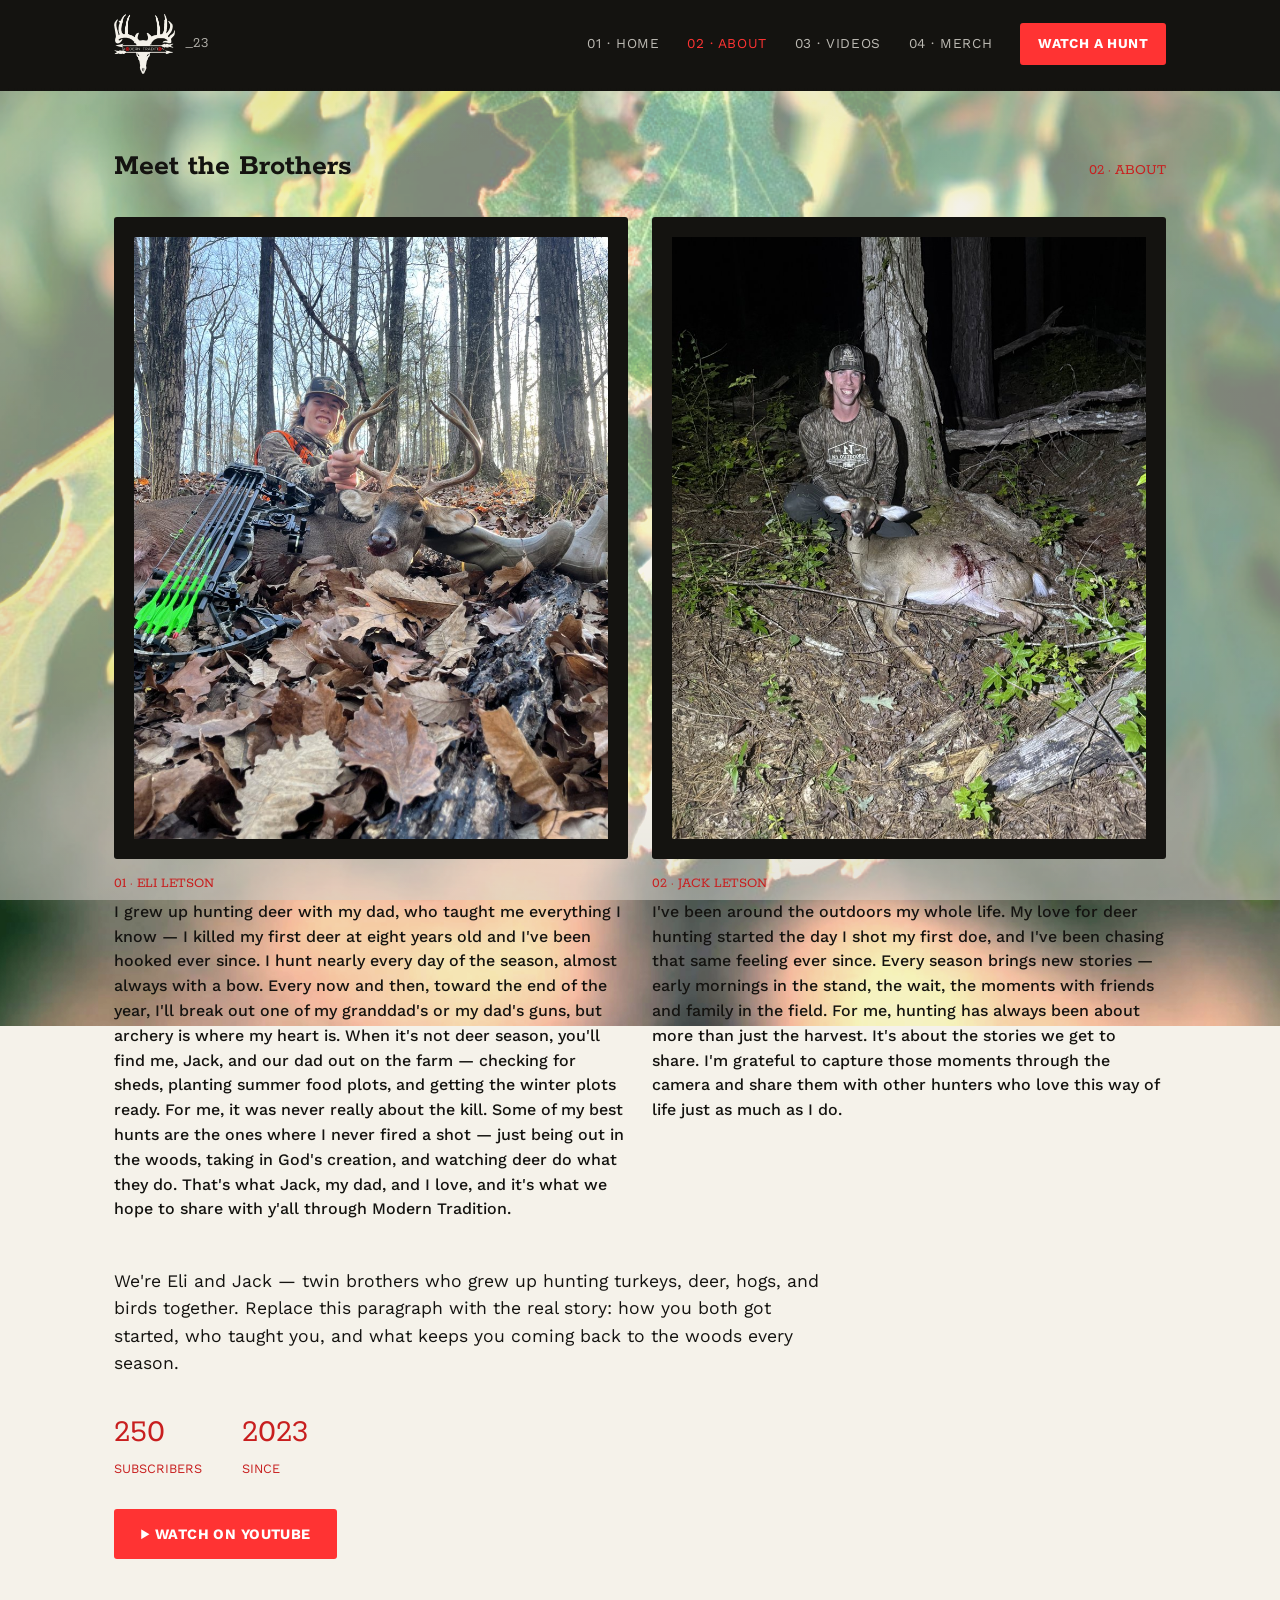
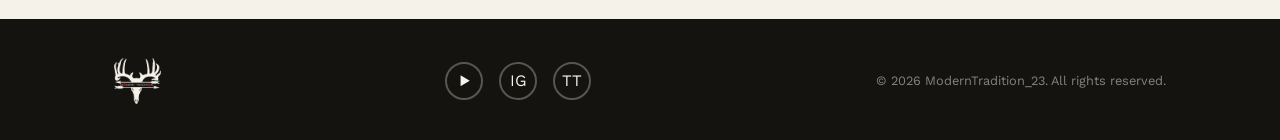
<file: about.html>
<!DOCTYPE html>
<html lang="en">
<head>
  <meta charset="UTF-8">
  <meta name="viewport" content="width=device-width, initial-scale=1.0">
  <title>About — ModernTradition_23</title>
  <link rel="preconnect" href="https://fonts.googleapis.com">
  <link href="https://fonts.googleapis.com/css2?family=Rokkitt:wght@500;700&family=Work+Sans:wght@400;500;600;700&display=swap" rel="stylesheet">
  <link rel="stylesheet" href="style.css">
</head>
<body>
  <div class="camo-backdrop-leaves" aria-hidden="true"></div>
  <div class="camo-backdrop-vignette" aria-hidden="true"></div>
  <div class="camo-backdrop-tint" aria-hidden="true"></div>

  <header class="site-header">
    <div class="header-inner">
      <a href="index.html" class="logo-mark"><img src="logo_reversed_240.png" alt="ModernTradition_23 logo"><span class="logo-handle">_23</span></a>
      <button class="nav-toggle" id="navToggle" aria-label="Toggle menu" aria-expanded="false">☰</button>
      <nav class="site-nav" id="siteNav">
        <a href="index.html" class="nav-link">01 · Home</a>
        <a href="about.html" class="nav-link active">02 · About</a>
        <a href="videos.html" class="nav-link">03 · Videos</a>
        <a href="merch.html" class="nav-link">04 · Merch</a>
        <a href="https://youtube.com/@ModernTradition_23" class="nav-cta" target="_blank" rel="noopener">Watch a Hunt</a>
      </nav>
    </div>
    <div class="tag-strip" aria-hidden="true"></div>
  </header>

  <section class="section wrap">
    <div class="section-head">
      <h2>Meet the Brothers</h2>
      <span class="section-num">02 · ABOUT</span>
    </div>

    <!-- Twins get equal billing, side by side — the "01 / 02" numbering
         here actually means something, since they're a pair. -->
    <div class="twins-row">
      <div class="twin-card">
        <img src="eli.jpg" alt="Eli Letson" class="portrait-block portrait-photo">
        <div class="twin-num">01 · Eli Letson</div>
        <p style="color:var(--color-ink); font-weight:500;">
          I grew up hunting deer with my dad, who taught me everything I know —
          I killed my first deer at eight years old and I've been hooked ever
          since. I hunt nearly every day of the season, almost always with a
          bow. Every now and then, toward the end of the year, I'll break out
          one of my granddad's or my dad's guns, but archery is where my heart
          is. When it's not deer season, you'll find me, Jack, and our dad out
          on the farm — checking for sheds, planting summer food plots, and
          getting the winter plots ready. For me, it was never really about
          the kill. Some of my best hunts are the ones where I never fired a
          shot — just being out in the woods, taking in God's creation, and
          watching deer do what they do. That's what Jack, my dad, and I love,
          and it's what we hope to share with y'all through Modern Tradition.
        </p>
      </div>
      <div class="twin-card">
        <img src="jack.jpg" alt="Jack Letson" class="portrait-block portrait-photo">
        <div class="twin-num">02 · Jack Letson</div>
        <p style="color:var(--color-ink); font-weight:500;">
          I've been around the outdoors my whole life. My love for deer hunting
          started the day I shot my first doe, and I've been chasing that same
          feeling ever since. Every season brings new stories — early mornings
          in the stand, the wait, the moments with friends and family in the
          field. For me, hunting has always been about more than just the
          harvest. It's about the stories we get to share. I'm grateful to
          capture those moments through the camera and share them with other
          hunters who love this way of life just as much as I do.
        </p>
      </div>
    </div>

    <!-- ✏️ CUSTOMIZE: the shared origin story, in the brothers' own voice -->
    <p style="font-size:1.1rem; max-width:720px; margin-bottom:20px;">
      We're Eli and Jack — twin brothers who grew up hunting turkeys, deer,
      hogs, and birds together. Replace this paragraph with the real story:
      how you both got started, who taught you, and what keeps you coming
      back to the woods every season.
    </p>

    <div class="stat-row">
      <div>
        <div class="stat-num" id="subscriberCount">250</div>
        <div class="stat-label">Subscribers</div>
      </div>
      <div>
        <div class="stat-num">2023</div>
        <div class="stat-label">Since</div>
      </div>
    </div>

    <a href="https://youtube.com/@ModernTradition_23" class="btn btn-primary" target="_blank" rel="noopener">▶ Watch on YouTube</a>
  </section>

  <footer class="site-footer">
    <div class="tag-strip" aria-hidden="true"></div>
    <div class="footer-inner">
      <span class="logo-mark"><img src="logo_reversed_240.png" alt="ModernTradition_23 logo"></span>
      <div class="social-links">
        <a href="https://youtube.com/@ModernTradition_23" target="_blank" rel="noopener" aria-label="YouTube">▶</a>
        <a href="https://www.instagram.com/modern_tradition23" target="_blank" rel="noopener" aria-label="Instagram">IG</a>
        <a href="https://www.tiktok.com/@Modern_tradition_23" target="_blank" rel="noopener" aria-label="TikTok">TT</a>
      </div>
      <span class="footer-note">© 2026 ModernTradition_23. All rights reserved.</span>
    </div>
  </footer>

  <script src="script.js"></script>
</body>
</html>
</file>
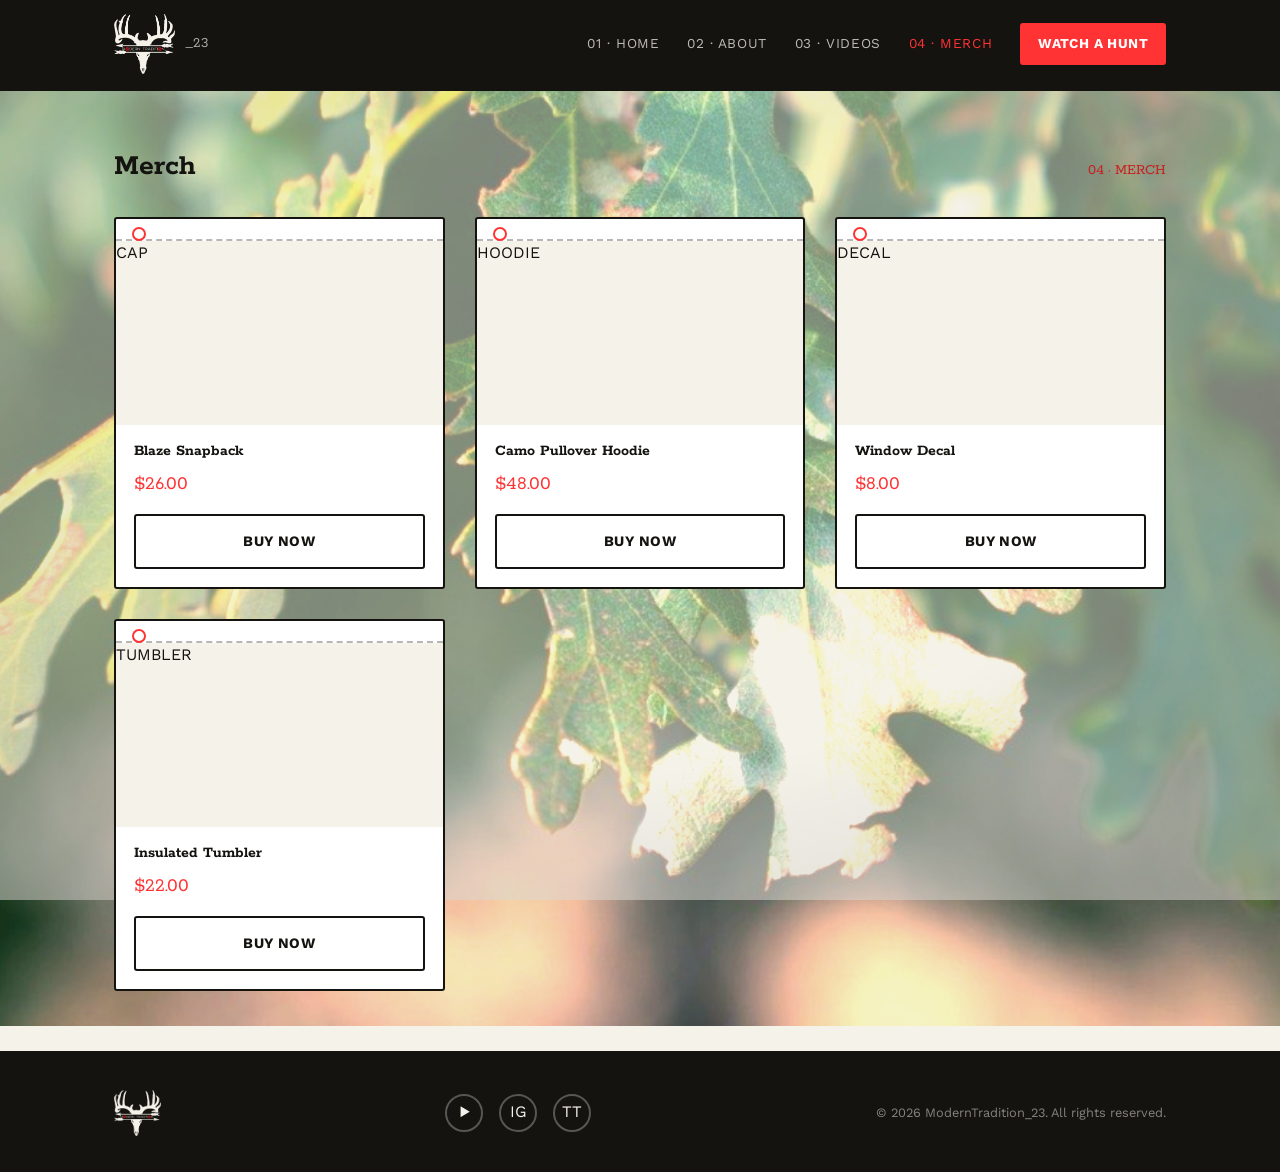
<file: merch.html>
<!DOCTYPE html>
<html lang="en">
<head>
  <meta charset="UTF-8">
  <meta name="viewport" content="width=device-width, initial-scale=1.0">
  <title>Merch — ModernTradition_23</title>
  <link rel="preconnect" href="https://fonts.googleapis.com">
  <link href="https://fonts.googleapis.com/css2?family=Rokkitt:wght@500;700&family=Work+Sans:wght@400;500;600;700&display=swap" rel="stylesheet">
  <link rel="stylesheet" href="style.css">
</head>
<body>
  <div class="camo-backdrop-leaves" aria-hidden="true"></div>
  <div class="camo-backdrop-vignette" aria-hidden="true"></div>
  <div class="camo-backdrop-tint" aria-hidden="true"></div>

  <header class="site-header">
    <div class="header-inner">
      <a href="index.html" class="logo-mark"><img src="logo_reversed_240.png" alt="ModernTradition_23 logo"><span class="logo-handle">_23</span></a>
      <button class="nav-toggle" id="navToggle" aria-label="Toggle menu" aria-expanded="false">☰</button>
      <nav class="site-nav" id="siteNav">
        <a href="index.html" class="nav-link">01 · Home</a>
        <a href="about.html" class="nav-link">02 · About</a>
        <a href="videos.html" class="nav-link">03 · Videos</a>
        <a href="merch.html" class="nav-link active">04 · Merch</a>
        <a href="https://youtube.com/@ModernTradition_23" class="nav-cta" target="_blank" rel="noopener">Watch a Hunt</a>
      </nav>
    </div>
    <div class="tag-strip" aria-hidden="true"></div>
  </header>

  <section class="section wrap">
    <div class="section-head">
      <h2>Merch</h2>
      <span class="section-num">04 · MERCH</span>
    </div>

    <!--
      ✏️ CUSTOMIZE: these are placeholder products with a fake "Buy" link.
      For real checkout, don't build your own payment system — use a
      print-on-demand storefront instead (see chat for suggestions)
      and point each "Buy" button at that store's product URL.
    -->
    <div class="grid">
      <div class="card">
        <div class="card-thumb">CAP</div>
        <div class="card-body">
          <h3>Blaze Snapback</h3>
          <div class="price">$26.00</div>
          <a href="#" class="btn btn-outline" style="width:100%;text-align:center;">Buy Now</a>
        </div>
      </div>
      <div class="card">
        <div class="card-thumb">HOODIE</div>
        <div class="card-body">
          <h3>Camo Pullover Hoodie</h3>
          <div class="price">$48.00</div>
          <a href="#" class="btn btn-outline" style="width:100%;text-align:center;">Buy Now</a>
        </div>
      </div>
      <div class="card">
        <div class="card-thumb">DECAL</div>
        <div class="card-body">
          <h3>Window Decal</h3>
          <div class="price">$8.00</div>
          <a href="#" class="btn btn-outline" style="width:100%;text-align:center;">Buy Now</a>
        </div>
      </div>
      <div class="card">
        <div class="card-thumb">TUMBLER</div>
        <div class="card-body">
          <h3>Insulated Tumbler</h3>
          <div class="price">$22.00</div>
          <a href="#" class="btn btn-outline" style="width:100%;text-align:center;">Buy Now</a>
        </div>
      </div>
    </div>
  </section>

  <footer class="site-footer">
    <div class="tag-strip" aria-hidden="true"></div>
    <div class="footer-inner">
      <span class="logo-mark"><img src="logo_reversed_240.png" alt="ModernTradition_23 logo"></span>
      <div class="social-links">
        <a href="https://youtube.com/@ModernTradition_23" target="_blank" rel="noopener" aria-label="YouTube">▶</a>
        <a href="https://www.instagram.com/modern_tradition23" target="_blank" rel="noopener" aria-label="Instagram">IG</a>
        <a href="https://www.tiktok.com/@Modern_tradition_23" target="_blank" rel="noopener" aria-label="TikTok">TT</a>
      </div>
      <span class="footer-note">© 2026 ModernTradition_23. All rights reserved.</span>
    </div>
  </footer>

  <script src="script.js"></script>
</body>
</html>
</file>
<file: style.css>
/* ============================================
   MODERNTRADITION_23 — shared stylesheet
   Palette now matches the real logo: black,
   white/paper, and target red.
============================================ */

:root {
  --color-paper: #F5F2EA;
  --color-paper-light: #FFFFFF;
  --color-ink: #141310;
  --color-ink-soft: #58554B;
  --color-red: #FF3333;
  --color-red-deep: #C81F1F;

  --font-display: "Rokkitt", serif;
  --font-body: "Work Sans", sans-serif;

  --max-width: 1100px;
  --radius: 3px;
}

* { box-sizing: border-box; margin: 0; padding: 0; }
html { scroll-behavior: smooth; }

body {
  background: var(--color-paper);
  color: var(--color-ink);
  font-family: var(--font-body);
  line-height: 1.55;
  -webkit-font-smoothing: antialiased;
}

img { max-width: 100%; display: block; }
a { color: inherit; text-decoration: none; }

/* ============================================
   CAMO BACKDROP — real photo, not a print.
   Oak leaves, parallax-scrolling behind the page
   content. Photo: Cafer Sevinç via Pexels,
   free-use license, no attribution required.
============================================ */
.camo-backdrop-leaves {
  position: fixed;
  top: -14%; left: -2%;
  width: 104%; height: 128%;
  z-index: -3;
  background-image: url("bg-camo-leaves.jpg");
  background-size: cover;
  background-position: center 20%;
  mix-blend-mode: multiply;
  filter: saturate(1.35) contrast(1.15) brightness(1.35);
  opacity: .92;
}
.camo-backdrop-vignette {
  position: fixed;
  inset: 0;
  z-index: -2;
  background: radial-gradient(ellipse at center, transparent 50%, rgba(20,19,16,.28) 100%);
}
.camo-backdrop-tint {
  position: fixed;
  inset: 0;
  z-index: -1;
  background: var(--color-paper);
  opacity: .48;
}
@media (prefers-reduced-motion: no-preference) {
  .camo-backdrop-leaves { will-change: transform; }
}

a:focus-visible,
button:focus-visible {
  outline: 3px solid var(--color-red);
  outline-offset: 2px;
}

h1, h2, h3 {
  font-family: var(--font-display);
  font-weight: 700;
  line-height: 1.05;
}

.wrap {
  max-width: var(--max-width);
  margin: 0 auto;
  padding: 0 24px;
}

/* Signature divider: dashed line, echoes a tag's perforated edge */
.tag-strip {
  height: 3px;
  border-top: 3px dashed var(--color-ink);
  opacity: 0.35;
}

/* ---- Header / nav ---- */
.site-header {
  background: var(--color-ink);
  color: var(--color-paper);
  position: sticky;
  top: 0;
  z-index: 50;
}

.header-inner {
  max-width: var(--max-width);
  margin: 0 auto;
  padding: 14px 24px;
  display: flex;
  align-items: center;
  justify-content: space-between;
}

.logo-mark {
  display: flex;
  align-items: center;
  gap: 10px;
}
.logo-mark img {
  height: 60px;
  width: auto;
  /* the source PNG has a transparent background, so it sits cleanly on the dark header */
}
.logo-handle {
  font-family: var(--font-display);
  font-size: 0.95rem;
  letter-spacing: 0.03em;
  color: var(--color-paper);
  opacity: 0.7;
}

.nav-toggle {
  display: none;
  background: none;
  border: 2px solid var(--color-paper);
  color: var(--color-paper);
  font-size: 1rem;
  padding: 6px 10px;
  border-radius: var(--radius);
  cursor: pointer;
}

.site-nav {
  display: flex;
  align-items: center;
  gap: 28px;
}

.nav-link {
  font-size: 0.85rem;
  letter-spacing: 0.04em;
  text-transform: uppercase;
  opacity: 0.75;
  transition: opacity 0.15s ease;
}
.nav-link:hover,
.nav-link.active { opacity: 1; }
.nav-link.active { color: var(--color-red); }

.nav-cta {
  background: var(--color-red);
  color: #fff;
  font-weight: 700;
  font-size: 0.85rem;
  padding: 10px 18px;
  border-radius: var(--radius);
  text-transform: uppercase;
  letter-spacing: 0.03em;
  transition: transform 0.15s ease;
}
.nav-cta:hover { transform: translateY(-2px); }

@media (max-width: 760px) {
  .nav-toggle { display: block; }
  .site-nav {
    position: absolute;
    top: 100%;
    left: 0;
    right: 0;
    background: var(--color-ink);
    flex-direction: column;
    align-items: flex-start;
    gap: 0;
    max-height: 0;
    overflow: hidden;
    transition: max-height 0.25s ease;
  }
  .site-nav.open { max-height: 320px; }
  .nav-link, .nav-cta {
    width: 100%;
    padding: 16px 24px;
    border-top: 1px solid rgba(245,242,234,0.12);
  }
  .nav-cta { border-radius: 0; text-align: center; }
}

/* ---- Buttons ---- */
.btn {
  display: inline-block;
  padding: 14px 26px;
  border-radius: var(--radius);
  font-weight: 700;
  text-transform: uppercase;
  letter-spacing: 0.03em;
  font-size: 0.9rem;
  transition: transform 0.15s ease;
}
.btn:hover { transform: translateY(-2px); }
.btn-primary { background: var(--color-red); color: #fff; }
.btn-outline {
  background: transparent;
  border: 2px solid var(--color-ink);
  color: var(--color-ink);
}

/* ---- Hero ---- */
.hero { padding-top: 70px; padding-bottom: 60px; text-align: center; }

.eyebrow {
  display: inline-flex;
  align-items: center;
  gap: 8px;
  font-size: 0.8rem;
  letter-spacing: 0.08em;
  text-transform: uppercase;
  color: var(--color-ink-soft);
  font-weight: 700;
  margin-bottom: 20px;
}

.blaze-dot {
  width: 8px;
  height: 8px;
  border-radius: 50%;
  background: var(--color-red);
  animation: pulse 1.8s infinite ease-in-out;
}
@media (prefers-reduced-motion: reduce) { .blaze-dot { animation: none; } }
@keyframes pulse { 0%, 100% { opacity: 1; } 50% { opacity: 0.3; } }

.hero-logo { width: 320px; margin: 0 auto 26px; }
@media (max-width: 760px) {
  .hero-logo { width: 150px; }
}

.species-row {
  display: flex;
  gap: 10px;
  justify-content: center;
  flex-wrap: wrap;
  margin-bottom: 26px;
}
.species-chip {
  font-family: var(--font-display);
  font-size: 0.78rem;
  text-transform: uppercase;
  letter-spacing: 0.05em;
  background: var(--color-paper-light);
  border: 2px solid var(--color-ink);
  padding: 5px 14px;
  border-radius: 999px;
}

.hero h1 { font-size: clamp(2.2rem, 5.4vw, 3.6rem); margin-bottom: 18px; }
.hero h1 .highlight { color: var(--color-red); }

.hero-sub {
  max-width: 580px;
  margin: 0 auto 34px;
  color: var(--color-ink-soft);
  font-size: 1.1rem;
}

.hero-actions { display: flex; gap: 16px; justify-content: center; flex-wrap: wrap; }

/* ---- Sections ---- */
.section { padding-top: 60px; padding-bottom: 60px; }
.section-head {
  display: flex;
  align-items: baseline;
  justify-content: space-between;
  margin-bottom: 34px;
  flex-wrap: wrap;
  gap: 10px;
}
.section-head h2 { font-size: 1.9rem; }
.section-num {
  font-family: var(--font-display);
  color: var(--color-red-deep);
  font-size: 0.95rem;
  text-transform: uppercase;
}

/* ---- Card grid ---- */
.grid {
  display: grid;
  grid-template-columns: repeat(auto-fit, minmax(260px, 1fr));
  gap: 30px;
}

/* "Game tag" card — punch hole is red now, echoing the logo's target rings */
.card {
  position: relative;
  display: block;
  background: var(--color-paper-light);
  border: 2px solid var(--color-ink);
  border-radius: var(--radius);
  overflow: hidden;
  padding-top: 22px;
  transition: transform 0.15s ease;
}
.card:hover { transform: translateY(-3px); }
.card::before {
  content: "";
  position: absolute;
  top: 8px;
  left: 16px;
  width: 10px;
  height: 10px;
  border-radius: 50%;
  border: 2px solid var(--color-red);
  z-index: 2;
}
.card::after {
  content: "";
  position: absolute;
  top: 20px;
  left: 0;
  right: 0;
  border-top: 2px dashed var(--color-ink);
  opacity: 0.3;
}

.card-thumb {
  aspect-ratio: 16 / 9;
  position: relative;
  background: var(--color-paper);
  overflow: hidden;
}
.card-thumb img {
  width: 100%;
  height: 100%;
  object-fit: cover;
  display: block;
}
.card-thumb .duration {
  position: absolute;
  bottom: 8px;
  right: 8px;
  background: var(--color-ink);
  color: var(--color-paper);
  font-size: 0.75rem;
  padding: 2px 6px;
  border-radius: 3px;
}
.play-badge {
  position: absolute;
  top: 50%;
  left: 50%;
  transform: translate(-50%, -50%);
  width: 44px;
  height: 44px;
  border-radius: 50%;
  background: rgba(20,19,16,0.75);
  color: var(--color-paper);
  display: flex;
  align-items: center;
  justify-content: center;
  font-size: 0.95rem;
}
.card-body { padding: 18px; }
.card-body h3 { font-size: 1rem; text-transform: none; margin-bottom: 6px; font-weight: 700; }
.card-tag {
  display: inline-block;
  font-size: 0.7rem;
  text-transform: uppercase;
  letter-spacing: 0.05em;
  color: var(--color-red-deep);
  font-weight: 700;
  margin-bottom: 8px;
}

.price {
  font-family: var(--font-display);
  font-size: 1.25rem;
  color: var(--color-red);
  margin: 10px 0 14px;
}

/* ---- Filter tabs ---- */
.filter-bar { display: flex; gap: 10px; flex-wrap: wrap; margin-bottom: 36px; }
.filter-btn {
  background: transparent;
  border: 2px solid var(--color-ink);
  padding: 8px 16px;
  border-radius: 999px;
  font-family: var(--font-body);
  font-weight: 600;
  font-size: 0.85rem;
  cursor: pointer;
  transition: background 0.15s ease, color 0.15s ease;
}
.filter-btn.active,
.filter-btn:hover { background: var(--color-ink); color: var(--color-paper); }

/* ---- About page ---- */
.twins-row {
  display: grid;
  grid-template-columns: 1fr 1fr;
  gap: 24px;
  margin-bottom: 46px;
}
@media (max-width: 620px) { .twins-row { grid-template-columns: 1fr; } }
.twin-card { text-align: left; }
.portrait-block {
  aspect-ratio: 4/5;
  background: var(--color-ink);
  border-radius: var(--radius);
  display: flex;
  align-items: center;
  justify-content: center;
  color: var(--color-paper);
  font-family: var(--font-display);
  text-align: center;
  padding: 20px;
  margin-bottom: 14px;
}
.portrait-photo {
  object-fit: cover;
  width: 100%;
}

.twin-num {
  font-family: var(--font-display);
  color: var(--color-red-deep);
  font-size: 0.9rem;
  text-transform: uppercase;
  margin-bottom: 4px;
}
.twin-card h3 { font-size: 1.3rem; margin-bottom: 8px; }

.stat-row { display: flex; gap: 40px; margin: 30px 0; flex-wrap: wrap; }
.stat-num { font-family: var(--font-display); font-size: 2.1rem; color: var(--color-red-deep); }
.stat-label { font-size: 0.8rem; text-transform: uppercase; color: var(--color-red-deep); }

/* ---- CTA band ---- */
.cta-band { background: var(--color-ink); color: var(--color-paper); text-align: center; padding: 60px 24px; }
.cta-band h2 { font-size: 2.1rem; margin-bottom: 16px; }
.cta-band p { color: rgba(245,242,234,0.7); margin-bottom: 28px; }

/* ---- Footer ---- */
.site-footer { background: var(--color-ink); color: var(--color-paper); }
.footer-inner {
  max-width: var(--max-width);
  margin: 0 auto;
  padding: 36px 24px;
  display: flex;
  justify-content: space-between;
  align-items: center;
  flex-wrap: wrap;
  gap: 16px;
}
.footer-inner .logo-mark img { height: 46px; }
.social-links { display: flex; gap: 16px; }
.social-links a {
  border: 2px solid rgba(245,242,234,0.3);
  border-radius: 50%;
  width: 38px;
  height: 38px;
  display: flex;
  align-items: center;
  justify-content: center;
  transition: border-color 0.15s ease;
}
.social-links a:hover { border-color: var(--color-red); }
.footer-note { font-size: 0.8rem; color: rgba(245,242,234,0.5); }
</file>
